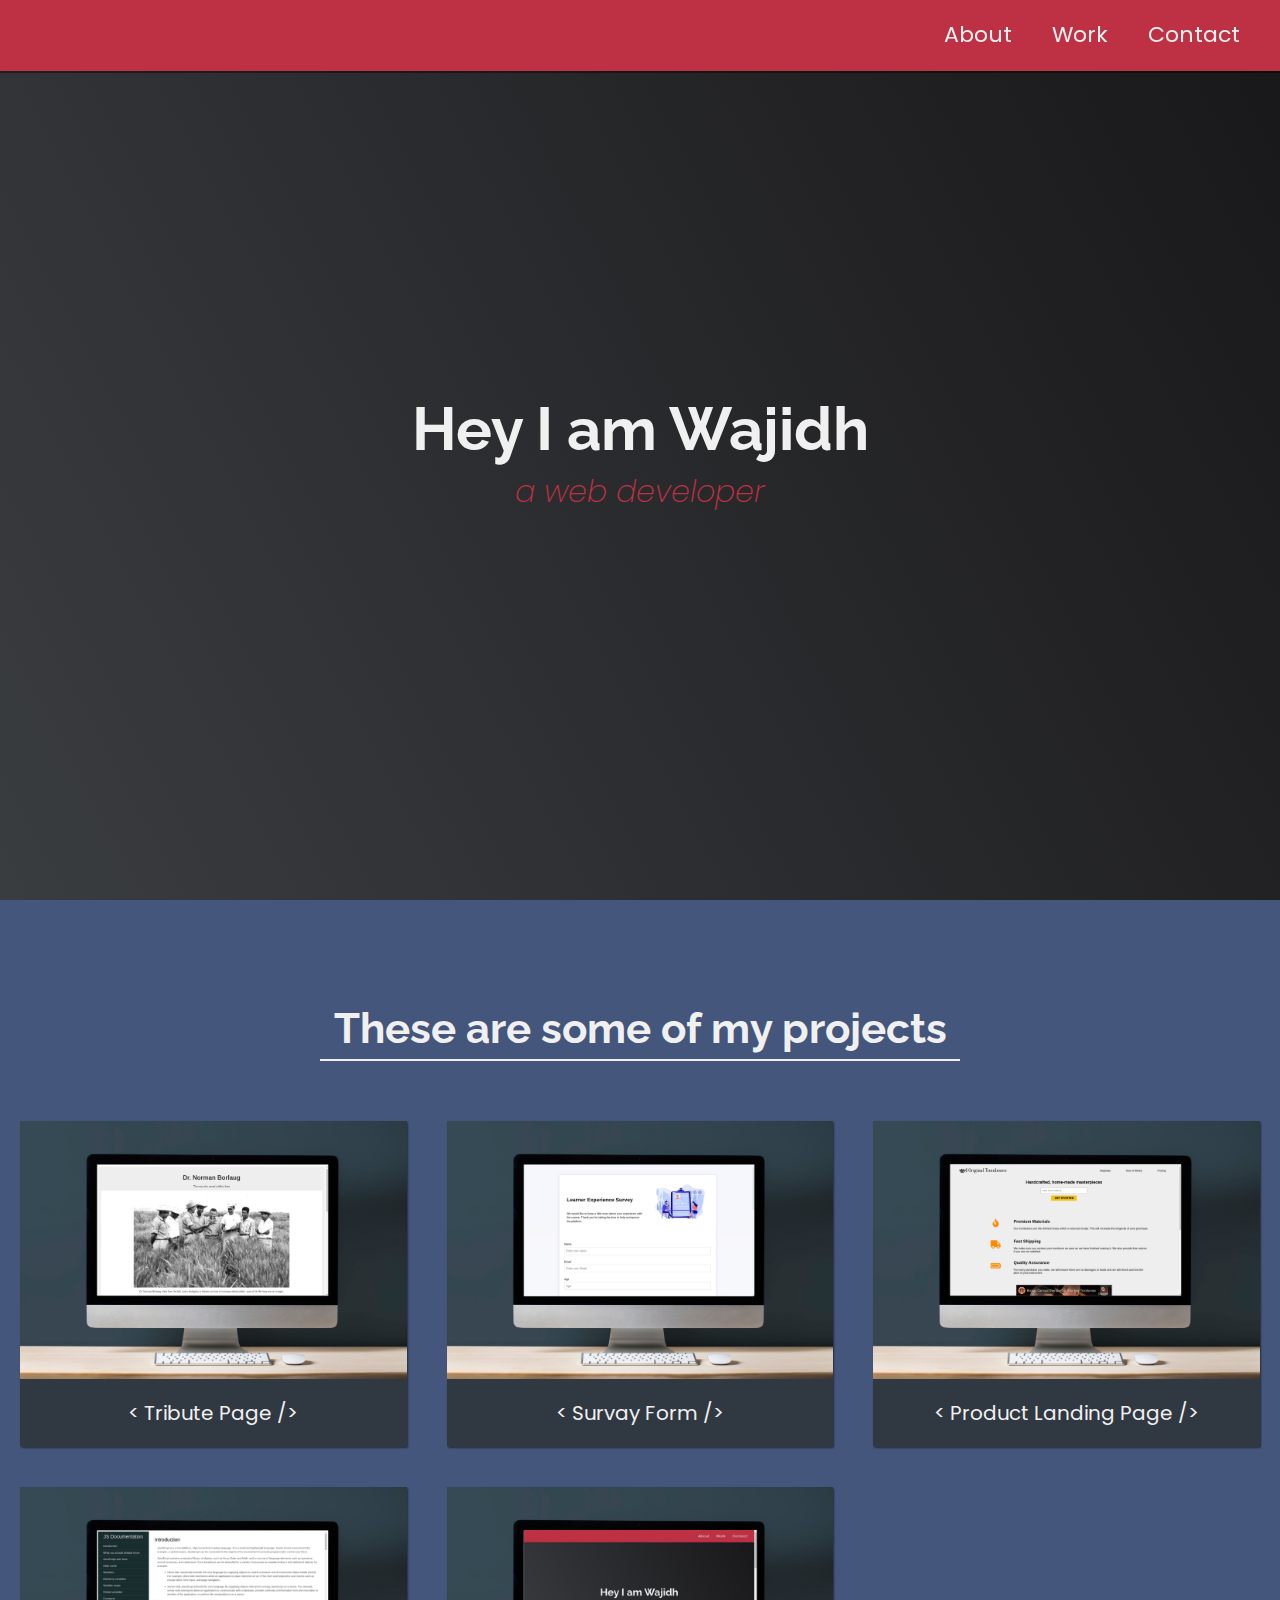
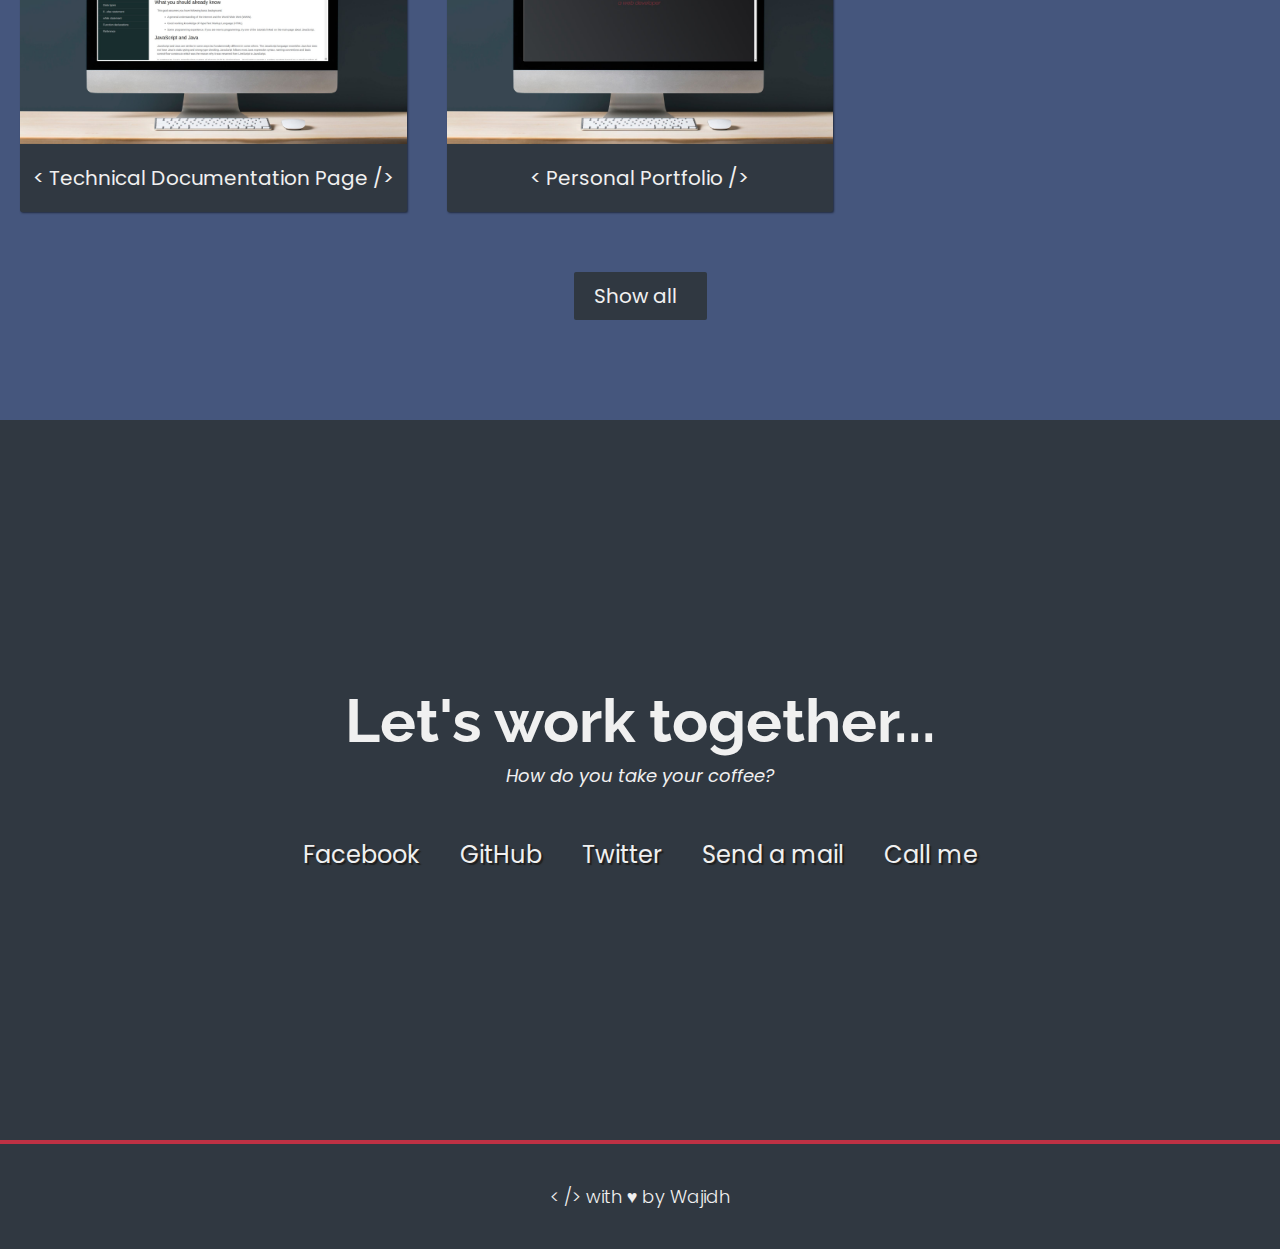
<file: Personal Portfolio/index.html>
<!DOCTYPE html>
<html lang="en">

<head>
    <meta charset="UTF-8">
    <meta http-equiv="X-UA-Compatible" content="IE=edge">
    <meta name="viewport" content="width=device-width, initial-scale=1.0">
    <link rel="stylesheet" href="https://use.fontawesome.com/releases/v5.8.2/css/all.css"
        integrity="sha384-oS3vJWv+0UjzBfQzYUhtDYW+Pj2yciDJxpsK1OYPAYjqT085Qq/1cq5FLXAZQ7Ay" crossorigin="anonymous" />
    <link href="https://fonts.googleapis.com/css?family=Poppins:200i,300,400&display=swap" rel="stylesheet" />
    <link href="https://fonts.googleapis.com/css?family=Raleway:700&display=swap" rel="stylesheet" />
    <link rel="stylesheet" href="styles.css">
    <title>Abdul Wajidh K</title>
</head>

<body>
    <!-- START NAV -->
    <nav id="navbar" class="nav">
        <ul class="nav-list">
            <li><a href="#welcome-section">About</a></li>
            <li><a href="#projects">Work</a></li>
            <li><a href="#contact">Contact</a></li>
        </ul>
    </nav>
    <!-- END NAV -->
    <!-- START WELCOME SECTION -->
    <section id="welcome-section" class="welcome-section">
        <h1>Hey I am Wajidh</h1>
        <p>a web developer</p>
    </section>
    <!-- END WELCOME SECTION -->
    <!-- START PROJECT SECTION -->
    <section id="projects" class="projects-section">
        <h2 class="projects-section-header">These are some of my projects</h2>
        <div class="projects-grid">
            <a href="https://codepen.io/wajidh/full/dyqLRwV" target="_blank" class="project project-tile">
                <img class="project-image" src="images/Tribute Page.jpeg" alt="project">
                <p class="project-title">
                    <span class="code">&lt;</span>
                    Tribute Page
                    <span class="code">/&gt;</span>
                </p>
            </a>
            <a href="hhttps://codepen.io/wajidh/full/WNgqPgG" target="_blank" class="project project-tile">
                <img class="project-image" src="images/Survey Form.jpeg" alt="project">
                <p class="project-title">
                    <span class="code">&lt;</span>
                    Survay Form
                    <span class="code">/&gt;</span>
                </p>
            </a>
            <a href="https://codepen.io/wajidh/full/VwGNzwX" target="_blank" class="project project-tile">
                <img class="project-image" src="images/Product Landing Page.jpeg" alt="project">
                <p class="project-title">
                    <span class="code">&lt;</span>
                    Product Landing Page
                    <span class="code">/&gt;</span>
                </p>
            </a>

            <a href="https://codepen.io/wajidh/full/dyqLRwV" target="_blank" class="project project-tile">
                <img class="project-image" src="images/Js Documentation.jpeg" alt="project">
                <p class="project-title">
                    <span class="code">&lt;</span>
                    Technical Documentation Page
                    <span class="code">/&gt;</span>
                </p>
            </a>
            <a href="https://codepen.io/freeCodeCamp/full/wGqEga" target="_blank" class="project project-tile">
                <img class="project-image" src="images/Personal Portfolio.jpeg" alt="project">
                <p class="project-title">
                    <span class="code">&lt;</span>
                    Personal Portfolio
                    <span class="code">/&gt;</span>
                </p>
            </a>


        </div>
        <a href="https://codepen.io/wajidh/" class="btn btn-show-all" target="_blank">Show all<i
                class="fas fa-chevron-right"></i></a>
    </section>
    <!-- END PROJECT SECTION -->
    <!-- START CONTACT SECTION -->
    <section id="contact" class="contact-section">
        <div class="contact-section-header">
            <h2>Let's work together...</h2>
            <p>How do you take your coffee?</p>

        </div>
        <div class="contact-links">
            <a href="" target="_blank" class="btn contact-details"><i
                    class="fab fa-facebook-square"></i> Facebook</a>
            <a id="profile-link" href="https://github.com/Wajidh42" target="_blank" class="btn contact-details"><i
                    class="fab fa-github"></i> GitHub</a>
            <a href="" target="_blank" class="btn contact-details"><i class="fab fa-twitter"></i> Twitter</a>
            <a href="mailto:abdulwajidkazhungil@gmail.com" class="btn contact-details"><i class="fas fa-at"></i> Send a
                mail</a>
            <a href="tel:9645424280" class="btn contact-details"><i class="fas fa-mobile-alt"></i> Call me</a>
        </div>
    </section>
    <!-- END CONTACT SECTION -->
    <!-- START FOOTER SECTION -->
    <footer>

        <p>
            <span class="code">&lt;</span>
            <span class="code">&#47;&gt;</span>
            with
            <span class="heart">&#9829;</span>
            by Wajidh
        </p>
    </footer>
    <!-- END FOOTER SECTION -->

</body>

</html>
</file>
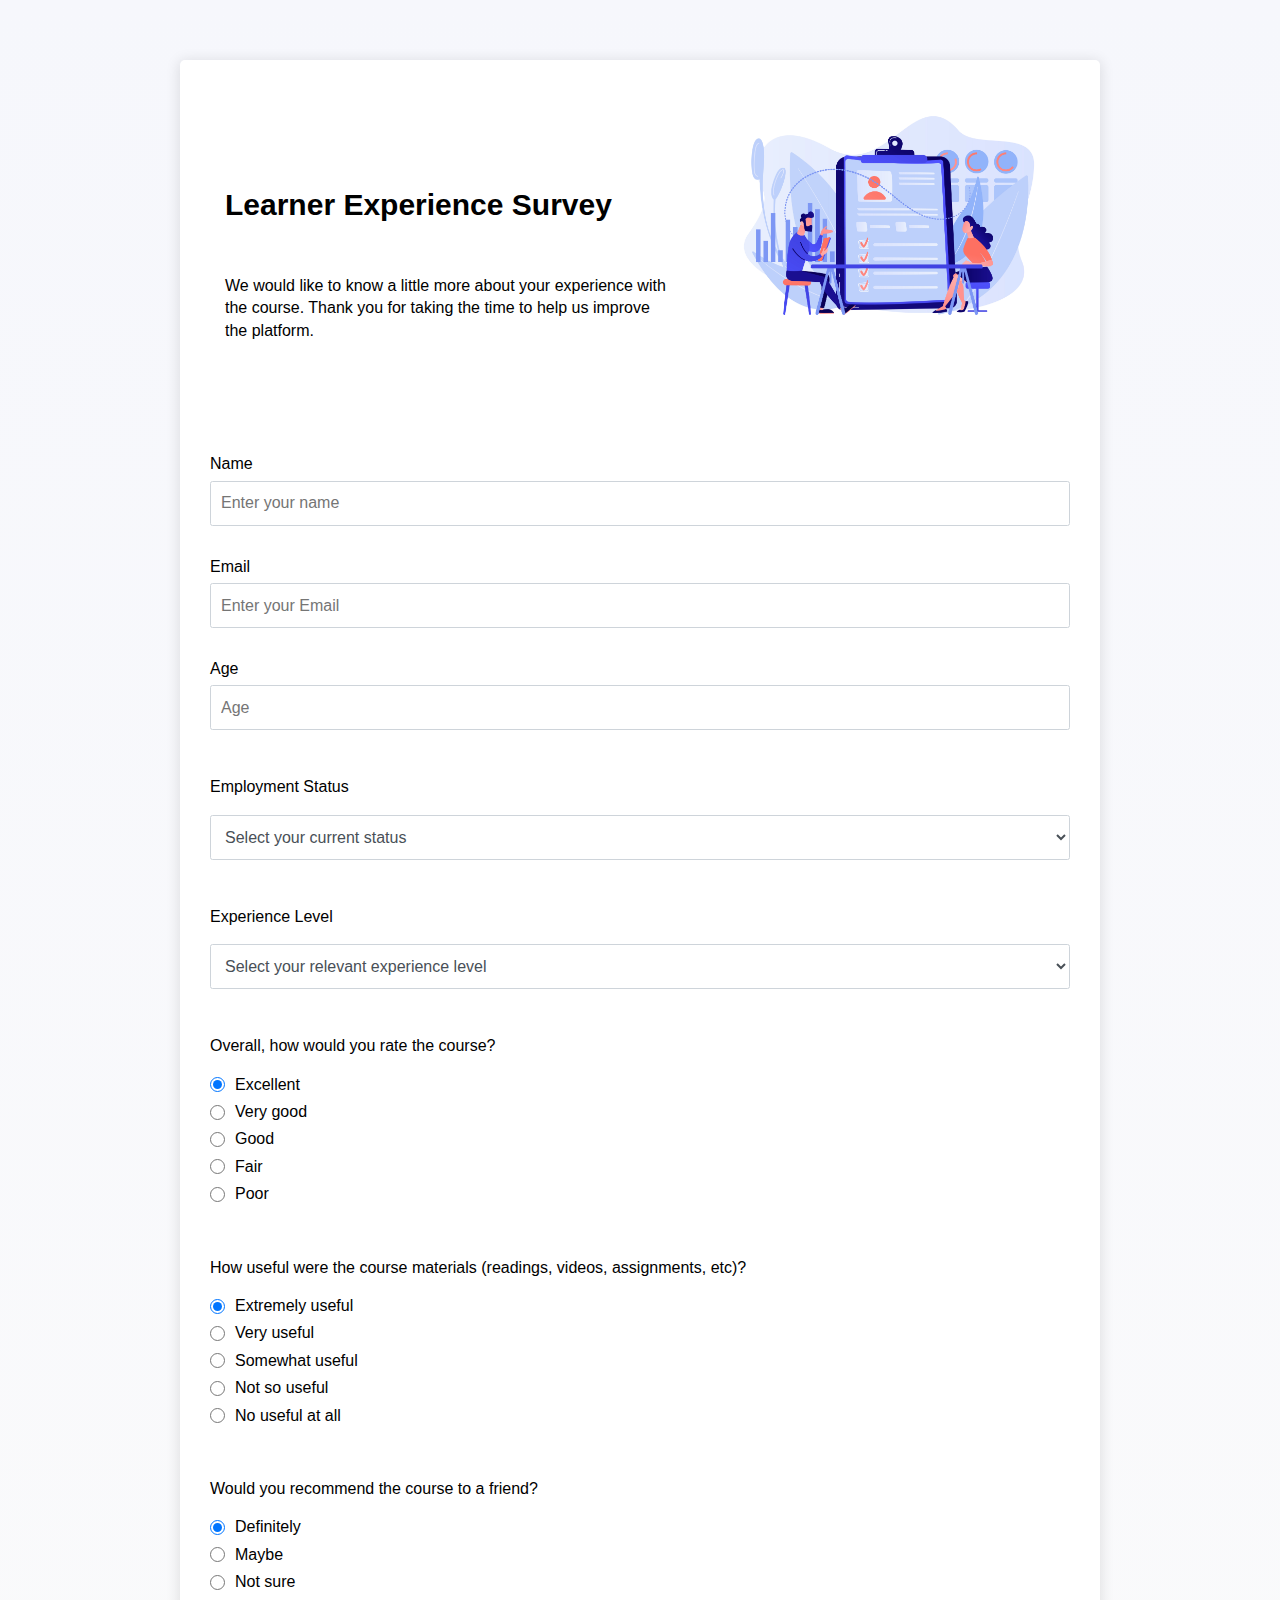
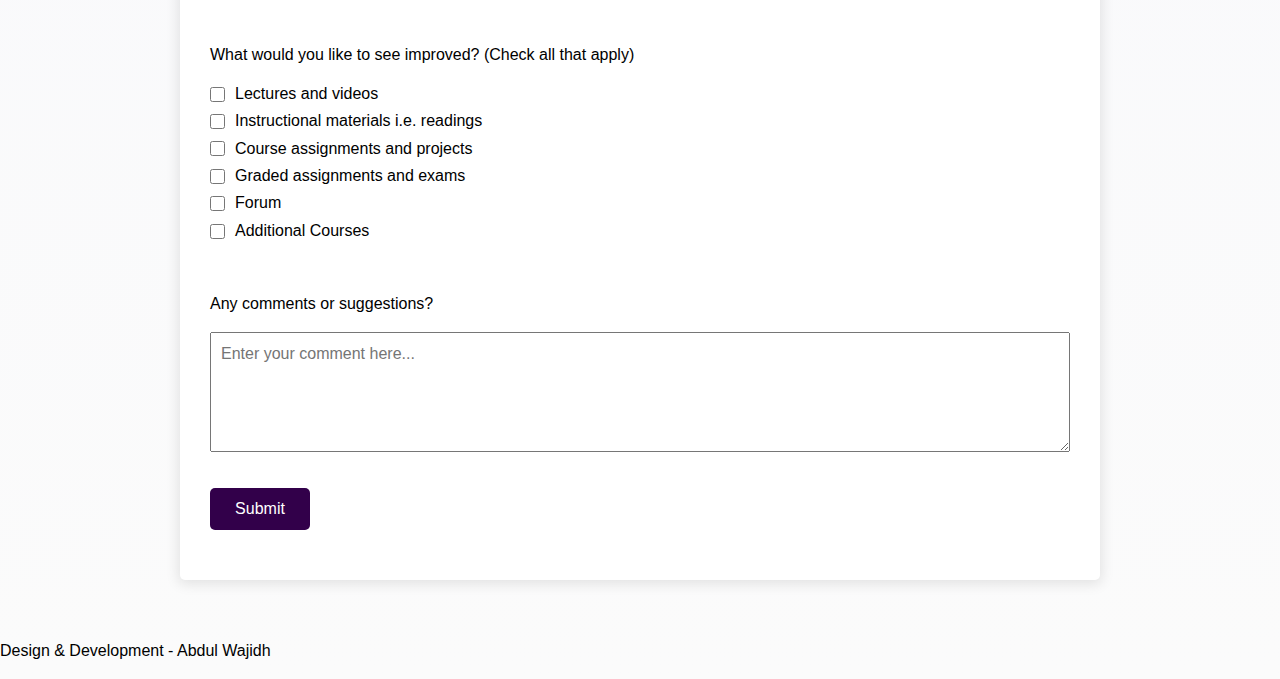
<file: Survey Form/index.html>
<!DOCTYPE html>
<html lang="en">

<head>
  <meta charset="UTF-8">
  <meta http-equiv="X-UA-Compatible" content="IE=edge">
  <meta name="viewport" content="width=device-width, initial-scale=1.0">
  <link rel="stylesheet" href="styles.css">
  <title>Survey Form</title>
</head>

<body>
  <div class="container">
    <div class="header">
      <div class="column-header">
        <h1 id="title">Learner Experience Survey</h1>
        <p id="description">We would like to know a little more about your experience with the course. Thank you for
          taking the time to help us improve the platform.</p>
      </div>

      <div class="column-image">
        <div id="image-div">
          <img src="images/survey.jpg" width="400" height="400" alt="Survey form icon">
        </div>
      </div>
    </div>

    <form id="survey-form">
      <div class="form-group">
        <label id="name-label" for="name">Name</label>
        <input type="text" name="name" id="name" class="form-control" placeholder="Enter your name" required />
      </div>

      <div class="form-group">
        <label id="email-label" for="email">Email</label>
        <input type="email" name="email" id="email" class="form-control" placeholder="Enter your Email" required />
      </div>

      <div class="form-group">
        <label id="number-label" for="number">Age</label>
        <input type="number" name="age" id="number" min="10" max="99" class="form-control" placeholder="Age" />
      </div>

      <div class="form-group">
        <p>Employment Status</p>
        <select id="dropdown" name="role" class="form-control" required>
          <option disabled selected value>Select your current status</option>
          <option value="student">Student</option>
          <option value="job-full">Employed Full Time</option>
          <option value="job-part">Employed Part Time</option>
          <option value="self-employed">Self-employed</option>
          <option value="unemployed">Unemployed</option>
          <option value="retired">Retired</option>
          <option value="preferNo">Prefer not to say</option>
          <option value="other">Other</option>
        </select>
      </div>

      <div class="form-group">
        <p>Experience Level</p>
        <select id="experience-dropdown" name="experience" class="form-control" required>
          <option disabled selected value>Select your relevant experience level</option>
          <option value="junior">Junior (0-2 years experience)</option>
          <option value="mid">Mid-level (2+ years experience)</option>
          <option value="senior">Senior</option>
          <option value="executive">Executive</option>
          <option value="other">Other</option>
        </select>
      </div>

      <div class="form-group">
        <p>Overall, how would you rate the course?</p>
        <label>
          <input name="user-rate" value="excellent" type="radio" class="input-radio" checked />Excellent</label>
        <label>
          <input name="user-rate" value="very-good" type="radio" class="input-radio" />Very good</label>

        <label>
          <input name="user-rate" value="good" type="radio" class="input-radio" />Good</label>

        <label>
          <input name="user-rate" value="fair" type="radio" class="input-radio" />Fair</label>

        <label>
          <input name="user-rate" value="poor" type="radio" class="input-radio" />Poor</label>
      </div>

      <div class="form-group">
        <p>How useful were the course materials (readings, videos, assignments, etc)?</p>
        <label>
          <input name="materials-rate" value="extremely" type="radio" class="input-radio" checked />Extremely
          useful</label>
        <label>
          <input name="materials-rate" value="very" type="radio" class="input-radio" />Very useful</label>

        <label>
          <input name="materials-rate" value="somewhat" type="radio" class="input-radio" />Somewhat useful</label>

        <label>
          <input name="materials-rate" value="not-so" type="radio" class="input-radio" />Not so useful</label>

        <label>
          <input name="materials-rate" value="no" type="radio" class="input-radio" />No useful at all</label>
      </div>

      <div class="form-group">
        <p>Would you recommend the course to a friend?</p>
        <label>
          <input name="user-recommend" value="definitely" type="radio" class="input-radio" checked />Definitely</label>
        <label>
          <input name="user-recommend" value="maybe" type="radio" class="input-radio" />Maybe</label>

        <label>
          <input name="user-recommend" value="not-sure" type="radio" class="input-radio" />Not sure</label>
      </div>

      <div class="form-group">
        <p>
          What would you like to see improved? (Check all that apply)
        </p>

        <label>
          <input name="prefer" value="lectures" type="checkbox" class="input-checkbox" />Lectures and videos</label>

        <label>
          <input name="prefer" value="material" type="checkbox" class="input-checkbox" />Instructional materials i.e.
          readings</label>

        <label>
          <input name="prefer" value="assignments" type="checkbox" class="input-checkbox" />Course assignments and
          projects</label>

        <label>
          <input name="prefer" value="exams" type="checkbox" class="input-checkbox" />Graded assignments and
          exams</label>

        <label>
          <input name="prefer" value="forum" type="checkbox" class="input-checkbox" />Forum</label>

        <label>
          <input name="prefer" value="additional-courses" type="checkbox" class="input-checkbox" />Additional
          Courses</label>
      </div>

      <div class="form-group">
        <p>Any comments or suggestions?</p>
        <textarea id="comments" class="input-textarea" name="comment"
          placeholder="Enter your comment here..."></textarea>
      </div>

      <div class="form-group">
        <button type="submit" id="submit" class="submit-button">
          Submit
        </button>
      </div>
    </form>
  </div>

  <section class="footer">
    <p> Design & Development - Abdul Wajidh </p>
  </section>
</body>

</html>
</file>
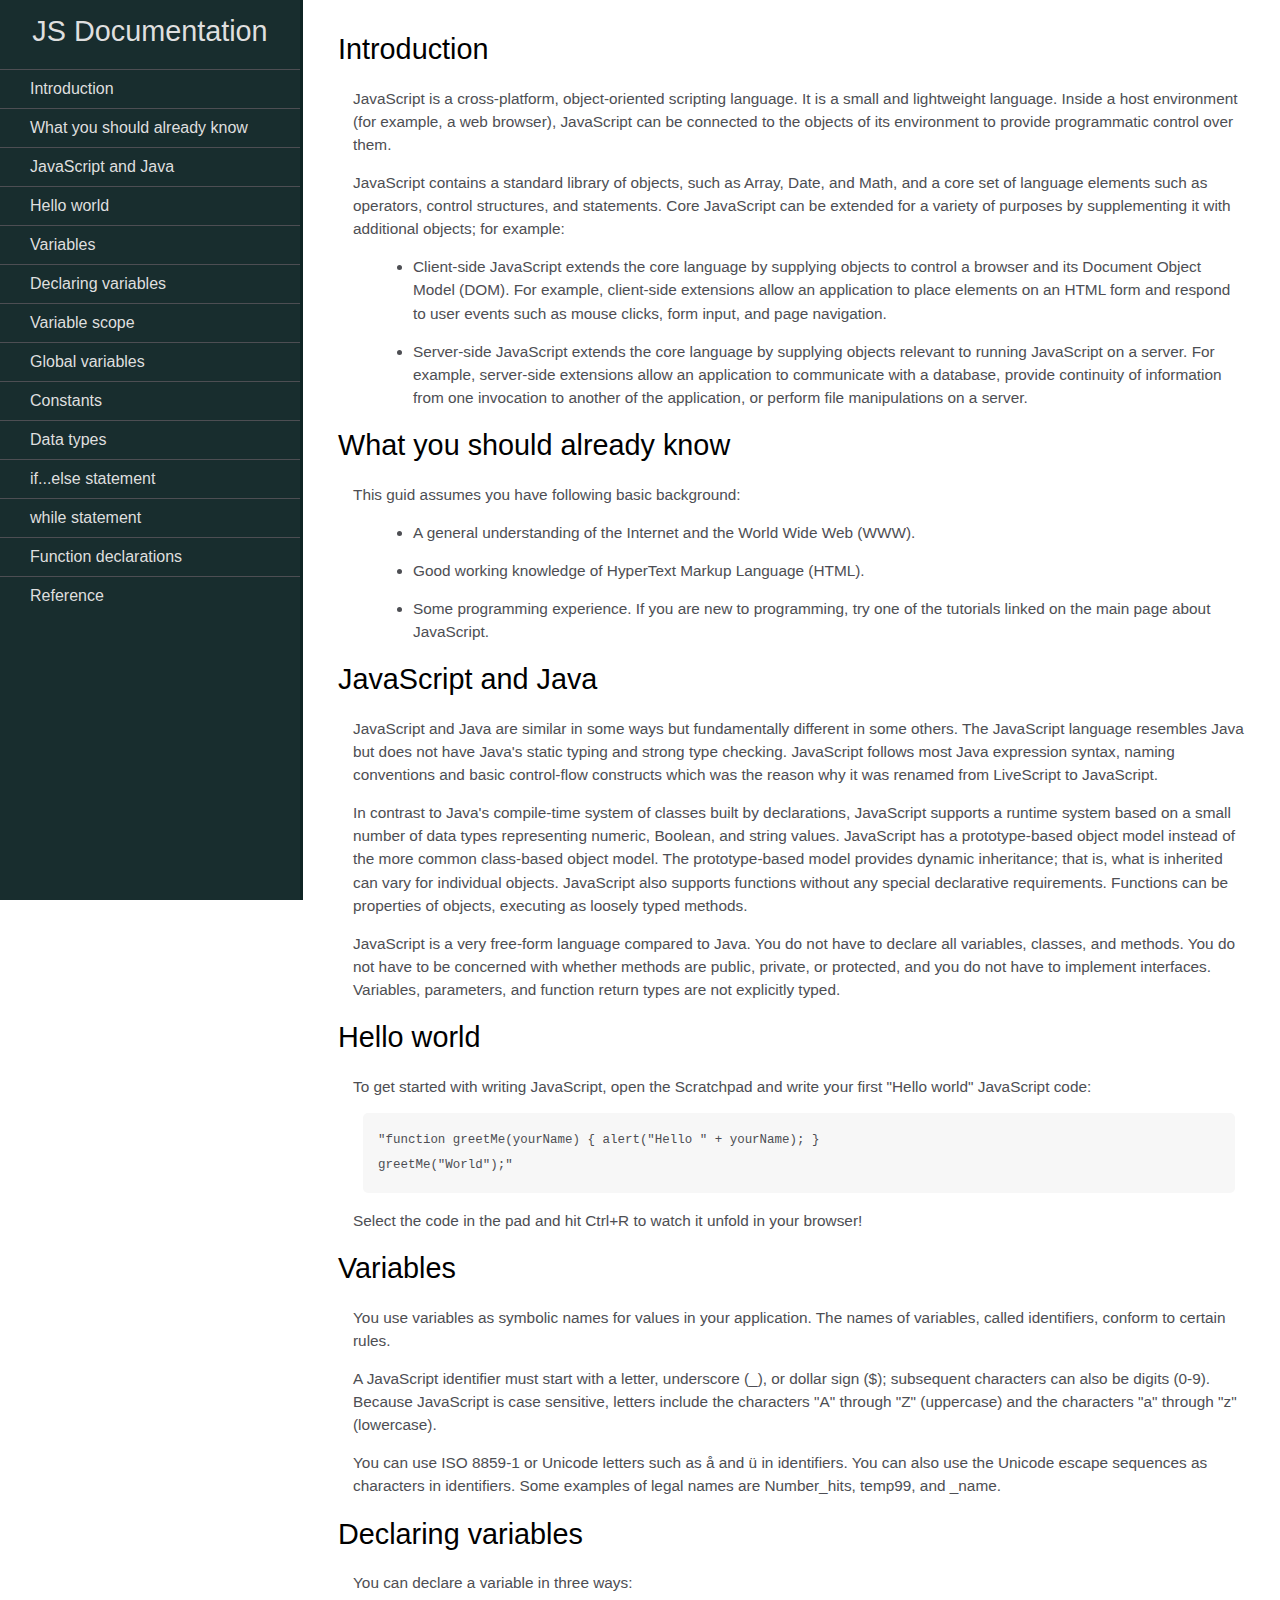
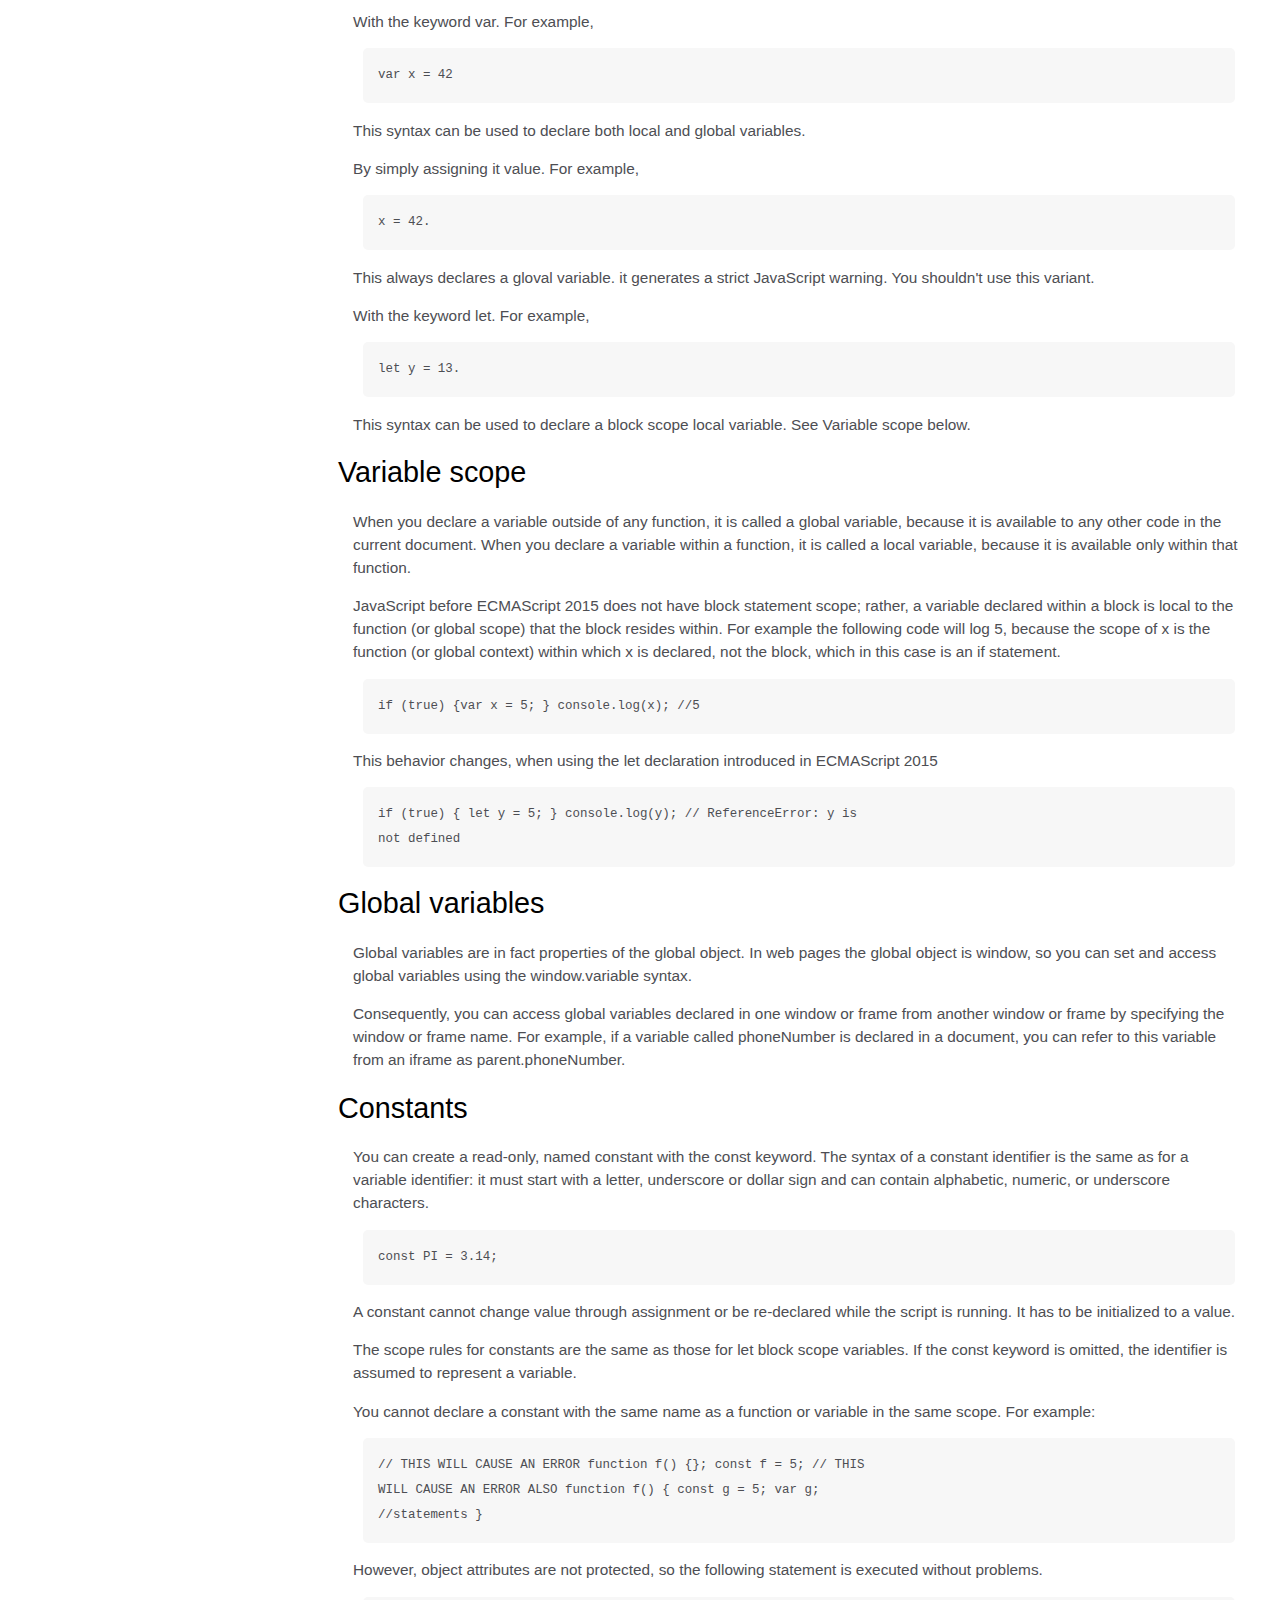
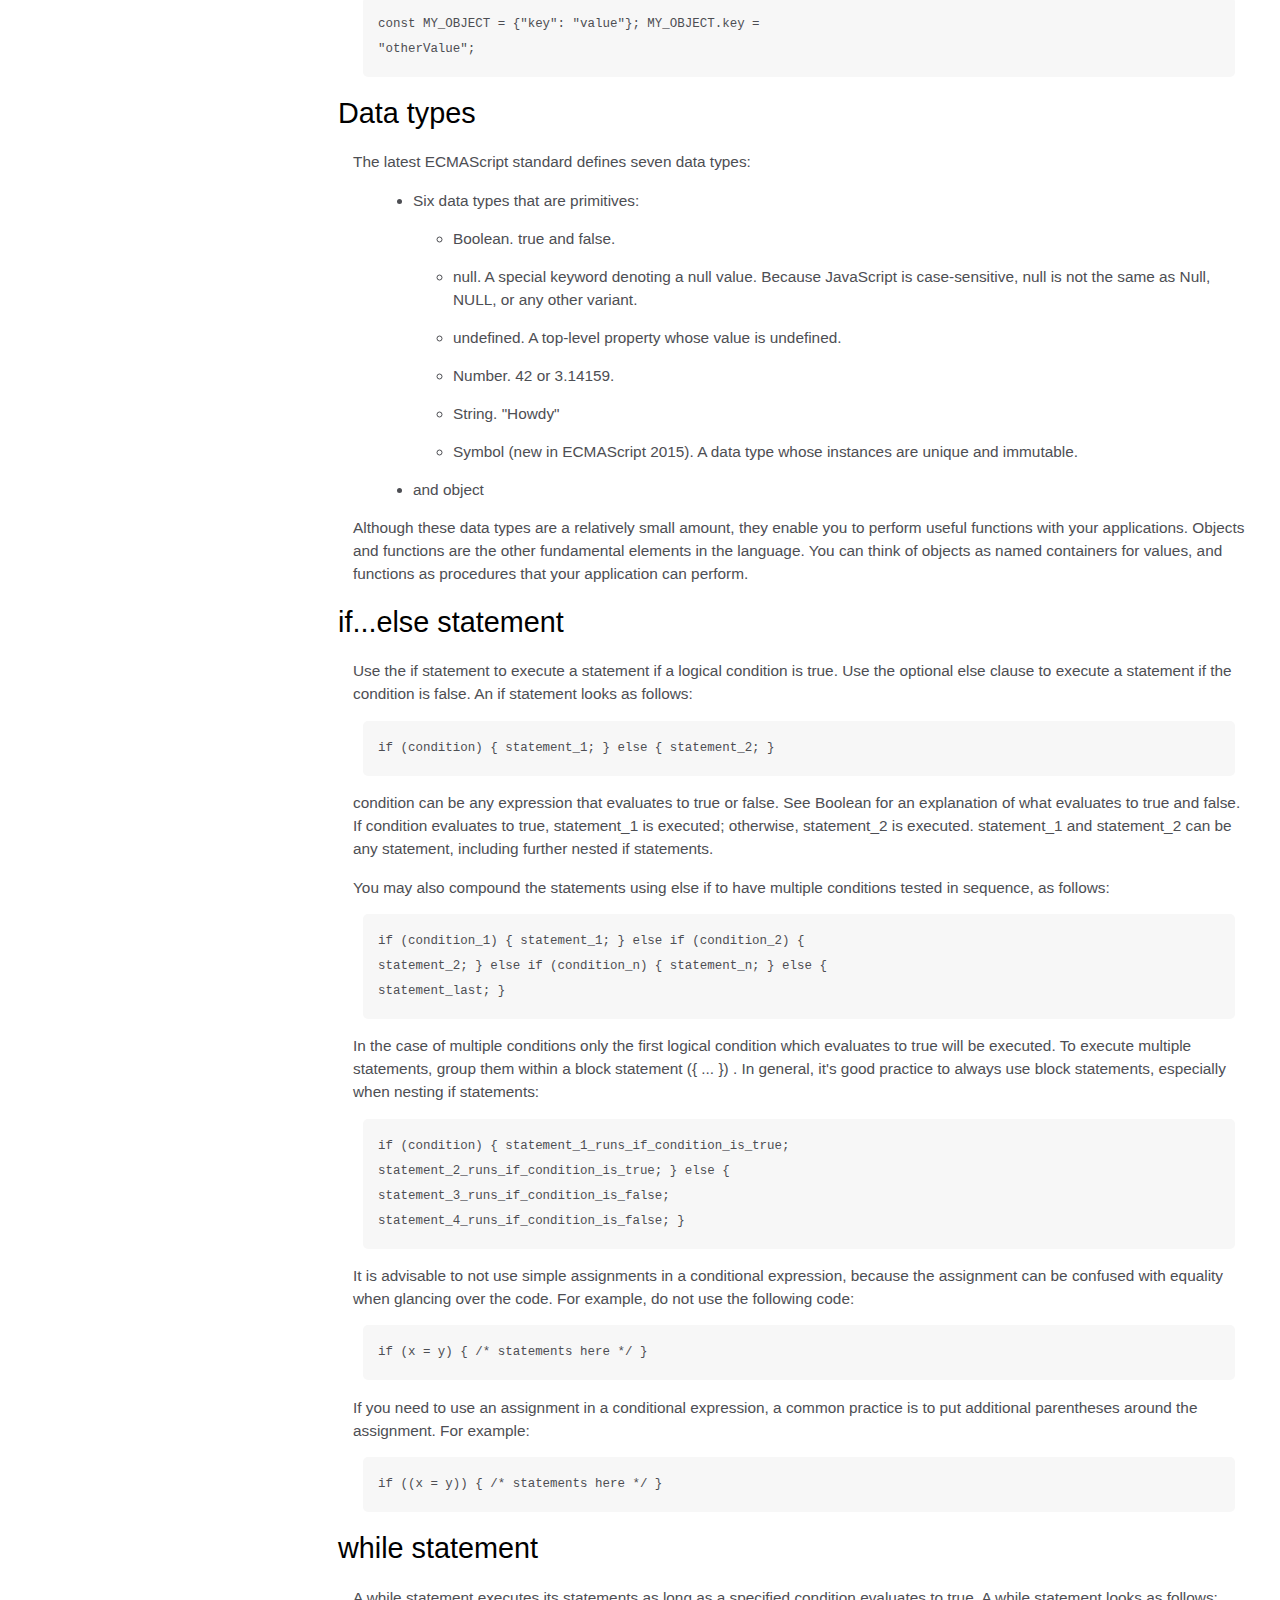
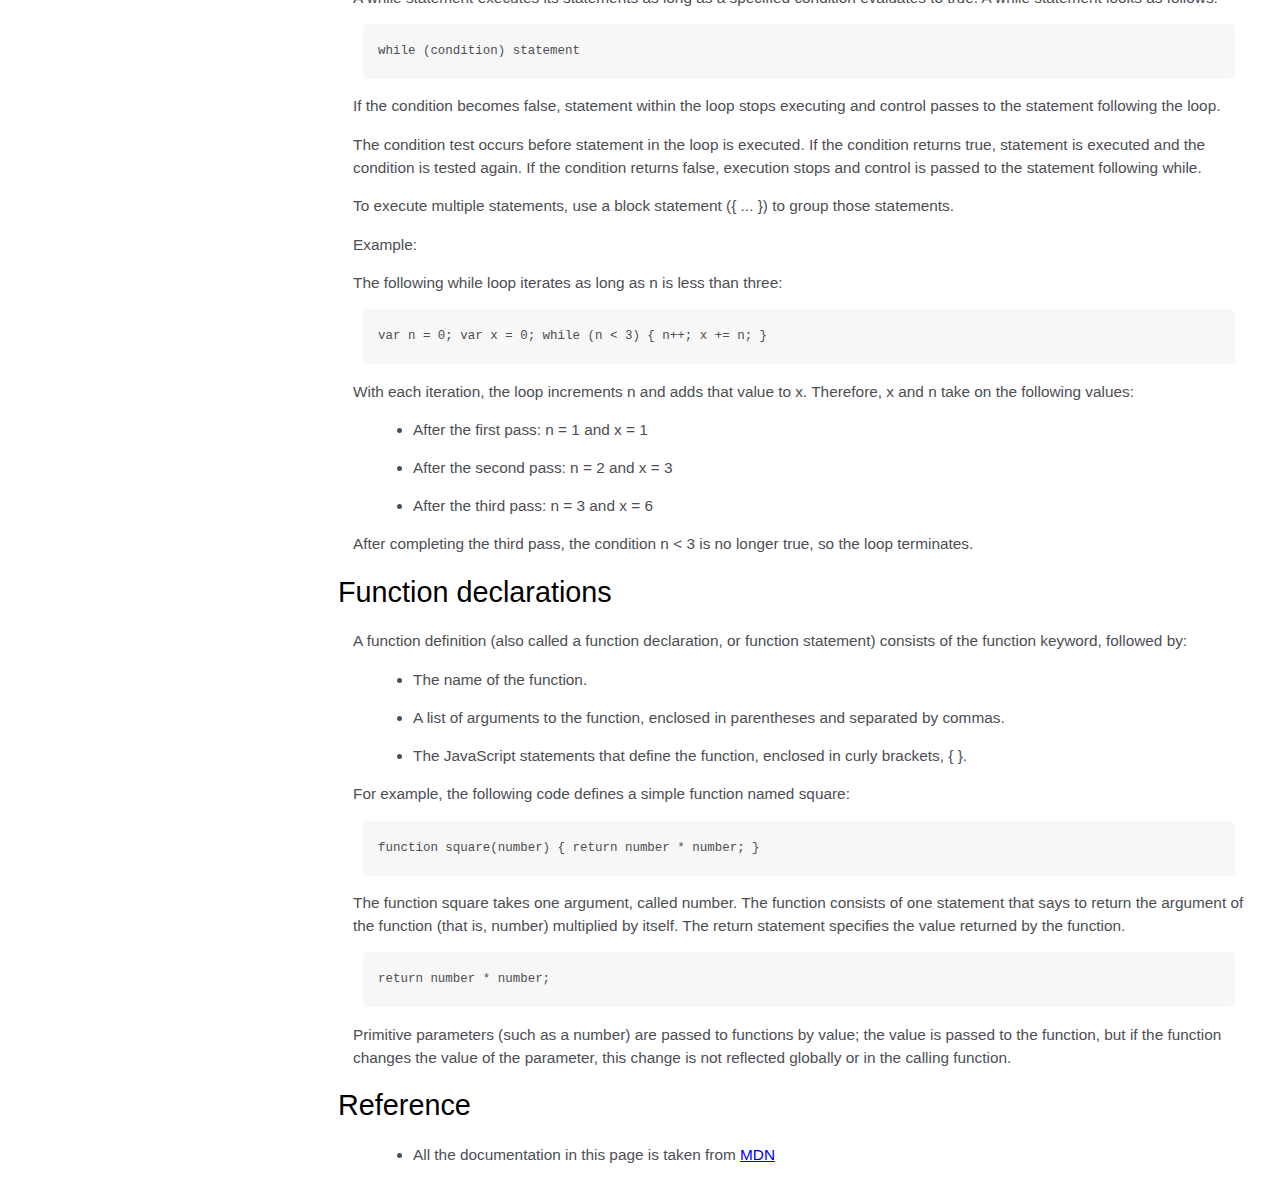
<file: Techincal Documentation Page/index.html>
<!DOCTYPE html>
<html lang="en">

<head>
    <meta charset="UTF-8">
    <meta http-equiv="X-UA-Compatible" content="IE=edge">
    <meta name="viewport" content="width=device-width, initial-scale=1.0">
    <title>JS Documentation</title>
    <link rel="stylesheet" href="styles.css">
</head>

<body>
    <nav id="navbar">
        <header>JS Documentation</header>
        <ul>
            <li>
                <a href="#Introduction" class="nav-link">Introduction</a>
            </li>
            <li>
                <a href="#What_you_should_already_know" class="nav-link">What you should already know</a>
            </li>
            <li>
                <a href="#JavaScript_and_Java" class="nav-link">JavaScript and Java</a>
            </li>
            <li>
                <a href="#Hello_world" class="nav-link">Hello world</a>
            </li>
            <li>
                <a href="#Variables" class="nav-link">Variables</a>
            </li>
            <li>
                <a href="#Declaring_variables" class="nav-link">Declaring variables</a>
            </li>
            <li>
                <a href="#Variable_scope" class="nav-link">Variable scope</a>
            </li>
            <li>
                <a href="#Global_variables" class="nav-link">Global variables</a>
            </li>
            <li>
                <a href="#Constants" class="nav-link">Constants</a>
            </li>
            <li>
                <a href="#Data_types" class="nav-link">Data types</a>
            </li>
            <li>
                <a href="#if...else_statement" class="nav-link">if...else statement</a>
            </li>
            <li>
                <a href="#while_statement" class="nav-link">while statement</a>
            </li>
            <li>
                <a href="#Function_declarations" class="nav-link">Function declarations</a>
            </li>
            <li>
                <a href="#Reference" class="nav-link">Reference</a>
            </li>

        </ul>
    </nav>
    <main id="main-doc">
        <section class="main-section" id="Introduction">
            <header>Introduction</header>
            <article>
                <p>JavaScript is a cross-platform, object-oriented scripting language. It is a small and lightweight
                    language. Inside a host environment (for example, a web browser), JavaScript can be connected to the
                    objects of its environment to provide programmatic control over them.</p>
                <p>JavaScript contains a standard library of objects, such as Array, Date, and Math, and a core set of
                    language elements such as operators, control structures, and statements. Core JavaScript can be
                    extended
                    for a variety of purposes by supplementing it with additional objects; for example:</p>
                <ul>
                    <li>Client-side JavaScript extends the core language by supplying objects to control a browser and
                        its
                        Document Object Model (DOM). For example, client-side extensions allow an application to place
                        elements on an HTML form and respond to user events such as mouse clicks, form input, and page
                        navigation.</li>
                    <li>Server-side JavaScript extends the core language by supplying objects relevant to running
                        JavaScript
                        on a server. For example, server-side extensions allow an application to communicate with a
                        database, provide continuity of information from one invocation to another of the application,
                        or
                        perform file manipulations on a server.</li>
                </ul>
            </article>
        </section>
        <section class="main-section" id="What_you_should_already_know">
            <header>What you should already know</header>
            <article>
                <p>This guid assumes you have following basic background:</p>
                <ul>
                    <li>A general understanding of the Internet and the World Wide Web (WWW).</li>
                    <li>Good working knowledge of HyperText Markup Language (HTML).</li>
                    <li>Some programming experience. If you are new to programming, try one of the tutorials linked on
                        the
                        main page about JavaScript.</li>
                </ul>
            </article>
        </section>
        <section class="main-section" id="JavaScript_and_Java">
            <header>JavaScript and Java</header>
            <article>
                <p>JavaScript and Java are similar in some ways but fundamentally different in some others. The
                    JavaScript
                    language resembles Java but does not have Java's static typing and strong type checking. JavaScript
                    follows most Java expression syntax, naming conventions and basic control-flow constructs which was
                    the
                    reason why it was renamed from LiveScript to JavaScript.</p>
                <p>In contrast to Java's compile-time system of classes built by declarations, JavaScript supports a
                    runtime
                    system based on a small number of data types representing numeric, Boolean, and string values.
                    JavaScript has a prototype-based object model instead of the more common class-based object model.
                    The
                    prototype-based model provides dynamic inheritance; that is, what is inherited can vary for
                    individual
                    objects. JavaScript also supports functions without any special declarative requirements. Functions
                    can
                    be properties of objects, executing as loosely typed methods.</p>
                <p>JavaScript is a very free-form language compared to Java. You do not have to declare all variables,
                    classes, and methods. You do not have to be concerned with whether methods are public, private, or
                    protected, and you do not have to implement interfaces. Variables, parameters, and function return
                    types
                    are not explicitly typed.</p>
            </article>
        </section>
        <section class="main-section" id="Hello_world">
            <header>Hello world</header>
            <article>
                <p>To get started with writing JavaScript, open the Scratchpad and write your first "Hello world"
                    JavaScript
                    code:</p>
                <code>"function greetMe(yourName) { alert("Hello " + yourName); }
                    greetMe("World");"
                  </code>
                <p>Select the code in the pad and hit Ctrl+R to watch it unfold in your browser!</p>
            </article>
        </section>
        <section class="main-section" id="Variables">
            <header>Variables</header>
            <article>
                <p>You use variables as symbolic names for values in your application. The names of variables, called
                    identifiers, conform to certain rules.</p>
                <p>A JavaScript identifier must start with a letter, underscore (_), or dollar sign ($); subsequent
                    characters can also be digits (0-9). Because JavaScript is case sensitive, letters include the
                    characters "A" through "Z" (uppercase) and the characters "a" through "z" (lowercase).</p>
                <p>You can use ISO 8859-1 or Unicode letters such as å and ü in identifiers. You can also use the
                    Unicode
                    escape sequences as characters in identifiers. Some examples of legal names are Number_hits, temp99,
                    and
                    _name.</p>
            </article>
        </section>
        <section class="main-section" id="Declaring_variables">
            <header>Declaring variables</header>
            <article>
                <p>You can declare a variable in three ways:</p>
                <p>With the keyword var. For example,</p>
                <code>var x = 42</code>
                <p>This syntax can be used to declare both local and global variables.</p>
                <p>By simply assigning it value. For example,</p>
                <code>x = 42.</code>
                <p>This always declares a gloval variable. it generates a strict JavaScript warning. You shouldn't use
                    this
                    variant.</p>
                <p>With the keyword let. For example,</p>
                <code>let y = 13.</code>
                <p>This syntax can be used to declare a block scope local variable. See Variable scope below.</p>
            </article>
        </section>
        <section class="main-section" id="Variable_scope">
            <header>Variable scope</header>
            <article>
                <p>When you declare a variable outside of any function, it is called a global variable, because it is
                    available to any other code in the current document. When you declare a variable within a function,
                    it
                    is called a local variable, because it is available only within that function.</p>
                <p>JavaScript before ECMAScript 2015 does not have block statement scope; rather, a variable declared
                    within
                    a block is local to the function (or global scope) that the block resides within. For example the
                    following code will log 5, because the scope of x is the function (or global context) within which x
                    is
                    declared, not the block, which in this case is an if statement.</p>
                <code>if (true) {var x = 5; } console.log(x); //5</code>
                <p>This behavior changes, when using the let declaration introduced in ECMAScript 2015</p>
                <code>if (true) { let y = 5; } console.log(y); // ReferenceError: y is
                    not defined</code>
            </article>
        </section>
        <section class="main-section" id="Global_variables">
            <header>Global variables</header>
            <article>
                <p>Global variables are in fact properties of the global object. In web pages the global object is
                    window,
                    so you can set and access global variables using the window.variable syntax.</p>
                <p>Consequently, you can access global variables declared in one window or frame from another window or
                    frame by specifying the window or frame name. For example, if a variable called phoneNumber is
                    declared
                    in a document, you can refer to this variable from an iframe as parent.phoneNumber.</p>
            </article>
        </section>
        <section class="main-section" id="Constants">
            <header>Constants</header>
            <article>
                <p>You can create a read-only, named constant with the const keyword. The syntax of a constant
                    identifier is
                    the same as for a variable identifier: it must start with a letter, underscore or dollar sign and
                    can
                    contain alphabetic, numeric, or underscore characters.</p>
                <code>const PI = 3.14;</code>
                <p>A constant cannot change value through assignment or be re-declared while the script is running. It
                    has
                    to be initialized to a value.</p>
                <p>The scope rules for constants are the same as those for let block scope variables. If the const
                    keyword
                    is omitted, the identifier is assumed to represent a variable.</p>
                <p>You cannot declare a constant with the same name as a function or variable in the same scope. For
                    example:</p>
                <code>// THIS WILL CAUSE AN ERROR function f() {}; const f = 5; // THIS
                    WILL CAUSE AN ERROR ALSO function f() { const g = 5; var g;
                    //statements }</code>
                <p>However, object attributes are not protected, so the following statement is executed without
                    problems.
                </p>
                <code>const MY_OBJECT = {"key": "value"}; MY_OBJECT.key =
                "otherValue";</code>
            </article>
        </section>
        <section class="main-section" id="Data_types">
            <header>Data types</header>
            <article>
                <p>The latest ECMAScript standard defines seven data types:</p>
                <ul>
                    <li>Six data types that are primitives:</li>

                    <ul>
                        <li>Boolean. true and false.</li>
                        <li>null. A special keyword denoting a null value. Because JavaScript is case-sensitive, null is
                            not
                            the same as Null, NULL, or any other variant.</li>
                        <li>undefined. A top-level property whose value is undefined.</li>
                        <li>Number. 42 or 3.14159.</li>
                        <li>String. "Howdy"</li>
                        <li>Symbol (new in ECMAScript 2015). A data type whose instances are unique and immutable.</li>
                    </ul>
                    <li>and object</li>
                </ul>
                <p>Although these data types are a relatively small amount, they enable you to perform useful functions
                    with
                    your applications. Objects and functions are the other fundamental elements in the language. You can
                    think of objects as named containers for values, and functions as procedures that your application
                    can
                    perform.</p>

            </article>
        </section>
        <section class="main-section" id="if...else_statement">
            <header>if...else statement</header>
            <article>
                <p>Use the if statement to execute a statement if a logical condition is true. Use the optional else
                    clause
                    to execute a statement if the condition is false. An if statement looks as follows:</p>
                <code>if (condition) { statement_1; } else { statement_2; }</code>
                <p>condition can be any expression that evaluates to true or false. See Boolean for an explanation of
                    what evaluates to true and false. If condition evaluates to true, statement_1 is executed;
                    otherwise, statement_2 is executed. statement_1 and statement_2 can be any statement, including
                    further nested if statements.</p>
                <p>You may also compound the statements using else if to have multiple conditions tested in sequence, as
                    follows:</p>
                <code>if (condition_1) { statement_1; } else if (condition_2) {
                    statement_2; } else if (condition_n) { statement_n; } else {
                    statement_last; }</code>
                <p>In the case of multiple conditions only the first logical condition which evaluates to true will be
                    executed. To execute multiple statements, group them within a block statement ({ ... }) . In
                    general, it's good practice to always use block statements, especially when nesting if statements:
                </p>
                <code>if (condition) { statement_1_runs_if_condition_is_true;
                    statement_2_runs_if_condition_is_true; } else {
                    statement_3_runs_if_condition_is_false;
                    statement_4_runs_if_condition_is_false; }</code>
                <p>It is advisable to not use simple assignments in a conditional expression, because the assignment can
                    be confused with equality when glancing over the code. For example, do not use the following code:
                </p>
                <code>if (x = y) { /* statements here */ }</code>
                <p>If you need to use an assignment in a conditional expression, a common practice is to put additional
                    parentheses around the assignment. For example:</p>
                <code>if ((x = y)) { /* statements here */ }</code>
            </article>
        </section>
        <section class="main-section" id="while_statement">
            <header>while statement</header>
            <article>
                <p>A while statement executes its statements as long as a specified condition evaluates to true. A while
                    statement looks as follows:</p>
                <code>while (condition) statement
                </code>
                <p>If the condition becomes false, statement within the loop stops executing and control passes to the
                    statement following the loop.
                </p>
                <p>The condition test occurs before statement in the loop is executed. If the condition returns true,
                    statement is executed and the condition is tested again. If the condition returns false, execution
                    stops and control is passed to the statement following while.

                </p>
                <p>To execute multiple statements, use a block statement ({ ... }) to group those statements.

                </p>
                <p>Example:
                </p>
                <p>The following while loop iterates as long as n is less than three:

                </p>
                <code>var n = 0; var x = 0; while (n < 3) { n++; x += n; }
                </code>
                <p>With each iteration, the loop increments n and adds that value to x. Therefore, x and n take on the
                    following values:

                </p>
                <ul>
                    <li>After the first pass: n = 1 and x = 1
                    </li>
                    <li>After the second pass: n = 2 and x = 3
                    </li>
                    <li>After the third pass: n = 3 and x = 6
                    </li>
                </ul>
                <p>After completing the third pass, the condition n < 3 is no longer true, so the loop terminates. </p>
            </article>
        </section>
        <section class="main-section" id="Function_declarations">
            <header>Function declarations</header>
            <article>
                <p>A function definition (also called a function declaration, or function statement) consists of the
                    function keyword, followed by:
                </p>
                <ul>
                    <li>The name of the function.
                    </li>
                    <li>A list of arguments to the function, enclosed in parentheses and separated by commas.
                    </li>
                    <li>The JavaScript statements that define the function, enclosed in curly brackets, { }.
                    </li>
                </ul>
                <p>For example, the following code defines a simple function named square:

                </p>
                <code>function square(number) { return number * number; }
                </code>
                <p>The function square takes one argument, called number. The function consists of one statement that
                    says to return the argument of the function (that is, number) multiplied by itself. The return
                    statement specifies the value returned by the function.

                </p>
                <code>return number * number;
                </code>
                <p>Primitive parameters (such as a number) are passed to functions by value; the value is passed to the
                    function, but if the function changes the value of the parameter, this change is not reflected
                    globally or in the calling function.

                </p>
            </article>
        </section>
        <section class="main-section" id="Reference">
            <header>Reference</header>
            <article>
            <ul>
                <li>All the documentation in this page is taken from <a href="https://developer.mozilla.org/en-US/docs/Web/JavaScript/Guide"> MDN</a></li>
            </ul>
        </article>
        </section>
    </main>
</body>

</html>
</file>
<file: Personal Portfolio/styles.css>
:root {
    --main-white: #f0f0f0;
    --main-red: #be3144;
    --main-blue: #45567d;
    --main-gray: #303841;
}

html {
    box-sizing: border-box;
    font-size: 62.5%;
    scroll-behavior: smooth;
}

* {
    margin: 0;
    padding: 0;
}

*,
*::before,
*::after {
    box-sizing: inherit;
}

@media (max-width: 75em) {
    html {
        font-size: 60%;
    }
}

/* 980px / 16px = 61.25em */
@media (max-width: 61.25em) {
    html {
        font-size: 58%;
    }
}

/* 460px / 16px = 28.75em */
@media (max-width: 28.75em) {
    html {
        font-size: 55%;
    }
}

body {
    font-family: 'Poppins', sans-serif;
    font-size: 1.8rem;
    font-weight: 400;
    line-height: 1.4;
    color: var(--main-white);
}

/* NAVBAR */

.nav {
    display: flex;
    justify-content: flex-end;
    position: fixed;
    width: 100%;
    top: 0;
    left: 0;
    background: var(--main-red);
    box-shadow: 0 2px 0 rgba(0, 0, 0, 0.4);
    z-index: 10;
}

ul {
    list-style: none;
}

.nav-list {
    display: flex;
    margin-right: 2rem;
}

@media (max-width: 28.75em) {
    .nav {
        justify-content: center;
    }

    .nav-list {
        margin: 0 1rem;
    }
}

.nav-list a {
    display: block;
    font-size: 2.2rem;
    padding: 2rem;


}

.nav-list a:hover {
    background: var(--main-blue);
}

a {
    text-decoration: none;
    color: var(--main-white);
}

/* WELCOME */

.welcome-section {
    display: flex;
    flex-direction: column;
    justify-content: center;
    align-items: center;
    width: 100%;
    height: 100vh;
    background-color: #000;
    background-image: linear-gradient(62deg, #3a3d40 0%, #181719 100%);
}

h1 {
    font-size: 6rem;
}

.welcome-section>p {
    font-size: 3rem;
    font-weight: 200;
    font-style: italic;
    color: var(--main-red);
}

/* PROJECT */

.projects-section {
    text-align: center;
    padding: 10rem 2rem;
    background: var(--main-blue);
}

.projects-section-header {
    max-width: 640px;
    margin: 0 auto 6rem auto;
    border-bottom: 0.2rem solid var(--main-white);
}

h2 {
    font-size: 4.2rem;
}

h1,
h2 {
    font-family: 'Raleway', sans-serif;
    font-weight: 700;
    text-align: center;
}

@media (max-width: 28.75em) {
    .projects-section-header {
        font-size: 4rem;
    }
}

.projects-grid {
    display: grid;
    grid-template-columns: repeat(auto-fit, minmax(320px, 1fr));
    grid-gap: 4rem;
    width: 100%;
    max-width: 1280px;
    margin: 0 auto;
    margin-bottom: 6rem;
}

@media (max-width: 30.625em) {
    .projects-section {
        padding: 6rem 1rem;
    }

    .projects-grid {
        grid-template-columns: 1fr;
    }
}

.project {
    background: var(--main-gray);
    box-shadow: 1px 1px 2px rgba(0, 0, 0, 0.5);
    border-radius: 2px;
}

.project-image {
    height: calc(100% - 6.8rem);
    width: 100%;
    object-fit: cover;
}

img {
    display: block;
    width: 100%;
}

.project-title {
    font-size: 2rem;
    padding: 2rem 0.5rem;
}

.btn {
    display: inline-block;
    padding: 1rem 2rem;
    border-radius: 2px;
}

.btn-show-all {
    font-size: 2rem;
    background: var(--main-gray);
    transition: background 0.3s ease-out;
}

.btn-show-all:hover {
    background: var(--main-red);
}

.btn-show-all:hover>i {
    transform: translateX(2px);
}

.btn-show-all>i {
    margin-left: 10px;
    transform: translateX(0);
    transition: transform 0.3s ease-out;
}

/* CONTACT */

.contact-section {
    display: flex;
    flex-direction: column;
    justify-content: center;
    align-items: center;
    text-align: center;
    width: 100%;
    height: 80vh;
    padding: 0 2rem;
    background: var(--main-gray);
}

.contact-section-header>h2 {
    font-size: 6rem;
}

@media (max-width: 28.75em) {
    .contact-section-header>h2 {
        font-size: 4rem;
    }
}

.contact-section-header>p {
    font-style: italic;
}

.contact-links {
    display: flex;
    justify-content: center;
    width: 100%;
    max-width: 980px;
    margin-top: 4rem;
    flex-wrap: wrap;
}

.contact-details {
    font-size: 2.4rem;
    text-shadow: 2px 2px 1px #1f1f1f;
    transition: transform 0.3s ease-out;
}

.contact-details:hover {
    transform: translateY(8px);
}

/* FOOTER */
footer {
    font-weight: 300;
    display: flex;
    justify-content: space-evenly;
    padding: 2rem;
    background: var(--main-gray);
    border-top: 4px solid var(--main-red);
}

footer>p {
    margin: 2rem;
}

footer i {
    vertical-align: middle;
}

@media (max-width: 28.75em) {
    footer {
        flex-direction: column;
        text-align: center;
    }
}
</file>
<file: Survey Form/styles.css>
:root {
  font-size: 10px;
}

*,
*::before,
*::after {
  box-sizing: border-box;
}

body {
  font-family: "Segoe UI", "Roboto", "Helvetica Neue", Arial, sans-serif;
  font-size: 1.6rem;
  line-height: 1.4;
  color: black;
  margin: 0;
  background: linear-gradient(0deg, rgba(251,251,251,1) 0%, rgba(246,247,252,1) 100%);
}

h1 {
  font-size: 3rem;
  line-height: 2;
  margin-bottom: 4rem;
}

img {
  max-width: 100%;
  height: auto;
  display: block;
}

label {
  display: flex;
  align-items: center;
  margin-bottom: 0.5rem;
}

input,button,select,textarea {
  margin: 0;
  font-family: inherit;
  font-size: inherit;
  line-height: inherit;
}

button {
  border: none;
}

.container {
  width: 100%;
  margin: 6rem auto 6rem auto;
  box-shadow: 0 0.2rem 1.3rem 0.2rem rgba(0, 0, 0, 0.1);
  border-radius: 0.5rem;
  background-color: #fff;
}

@media (min-width: 576px) {
  .container {
    max-width: 540px;
  }
}

@media (min-width: 976px) {
  .container {
    max-width: 920px;
  }
}

.header {
  padding: 4.5rem;
  margin-bottom: 2rem;
}

/*Header*/
.column-header {
  float: left;
  width: 54%;
  padding-top: 5rem;
  margin-right: 6%;
}

.column-image {
  float: left;
  width: 40%;
}

.header:after {
  content: "";
  display: table;
  clear: both;
}

@media screen and (max-width: 1000px) {
  .column-header,
  .column-image {
    width: 100%;
    margin: 0;
  }
  #image-div img {
    margin: auto;
  }
}

/*Form*/

form {
  /* padding: 2.5rem; */
  padding: 2.5rem;
  border-radius: 0.5rem;
}

.form-group {
  margin: 0 auto 2rem auto;
  padding: 0.5rem;
}

.form-control {
  display: block;
  width: 100%;
  height: 4.5rem;
  padding: 1rem;
  color: #495057;
  background-color: #fff;
  border: 1px solid #ced4da;
  border-radius: 0.25rem;
  transition: border-color 0.15s ease-in-out, box-shadow 0.15s ease-in-out;
}

.form-control:focus {
  border-color: #a6d8e2;
  outline: 0;
  box-shadow: 0 0 1rem 0.2rem rgba(205, 240, 247, 0.25);
}

.input-radio,
.input-checkbox {
  display: inline-block;
  margin-right: 1rem;
  min-height: 1.5rem;
  min-width: 1.5rem;
}

.input-textarea {
  min-height: 120px;
  width: 100%;
  padding: 1rem;
  resize: vertical;
}

.submit-button {
  display: inline-block;
  width: 10rem;
  padding: 1rem;
  background: #32004a;
  color: #fff;
  border-radius: 0.5rem;
  cursor: pointer;
}

.submit-button:hover {
  animation-name: background-color;
  animation-duration: 500ms;
  animation-fill-mode: forwards;
  animation-timing-function: ease-out;
}

@keyframes background-color {
    100% {
      background-color: #6f4c81;
    }
}


footer {
  text-align: center;
  padding: 2rem 0;
  background-color: #011640;
  color: #fff;
}



footer .code {
  color: #F2797B;
}

/* Text Selection Color */
</file>
<file: Techincal Documentation Page/styles.css>
html, body {
    min-width: 290px;
    color: #4d4e53;
    background-color: #ffffff;
    font-family: 'Open Sans', Arial, sans-serif;
    line-height: 1.5;
  }
  header{
    color: black;
    margin: 10px;
    text-align: center;
    font-size: 1.8em;
    font-weight: thin;
  }
  #navbar {
    position: fixed;
    min-width: 290px;
    top: 0px;
    left: 0px;
    width: 300px;
    height: 100%;
    border-right: solid;
    border-color: rgba(0, 22, 22, 0.4);
    background-color: #182d2e;
}
nav{
  display: block;

  
}
#navbar header{
  color: #dfdfdf;
}
#navbar ul {
  height: 88%;
  padding: 0;
  overflow-y: auto;
  overflow-x: hidden;
}
#navbar li {
  color: #4d4e53;
  border-top: 1px solid;
  list-style: none;
  position: relative;
  width: 100%;
}
#navbar a {
  display: block;
  padding: 7px 30px;
  color: #dfdfdf;
  text-decoration: none;
  cursor: pointer;
}
#main-doc {
  position: absolute;
  margin-left: 310px;
  padding: 20px;
  margin-bottom: 110px;
}
#main-doc header{
    margin: 0;
    text-align: left;
}

  section article {
    color: #4d4e53;
    margin: 15px;
    font-size: 0.96em;

}
code {
  display: block;
  text-align: left;
  white-space: pre-line;
  position: relative;
  word-break: normal;
  word-wrap: normal;
  line-height: 2;
  background-color: #f7f7f7;
  padding: 15px;
  margin: 10px;
  border-radius: 5px;
}
section li {
  margin: 15px 0px 0px 20px;
}
@media  only screen and (max-width:815px){
  #navbar{
    background-color: white;
    position: absolute;
    top:0;
    padding: 0;
    margin: 0;
    width: 100%;
    max-height: 275px;
    border:none;
    z-index: 1;
    border-bottom: 2px solid;
  }
  #main-doc{
    position: relative;
    margin-left: 0px;
    margin-top: 270px;

  }
}
@media only screen and (max-width: 400px){
#main-doc {
    margin-left: -10px;
  }
}
@media only screen and (max-width: 815px){
#navbar ul {
    border: 1px solid;
    height: 207px;
  } 
}
</file>
